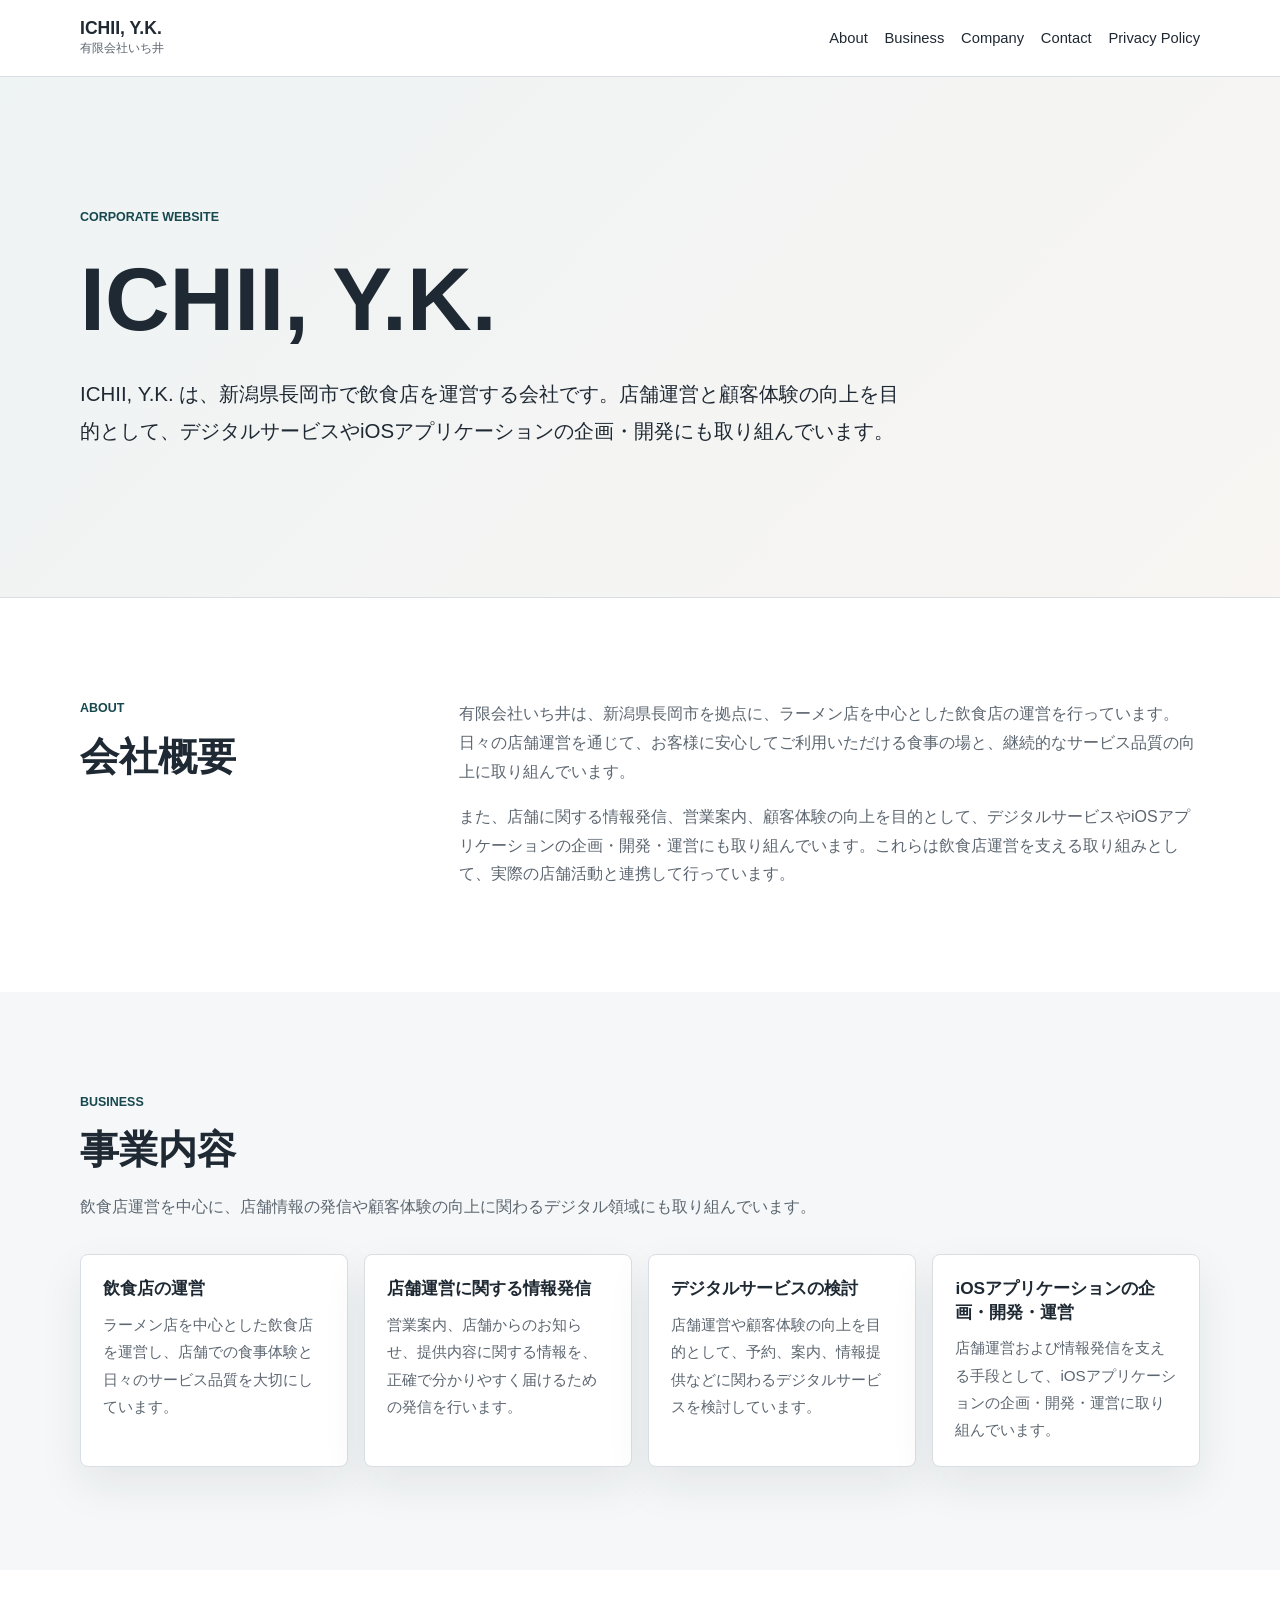
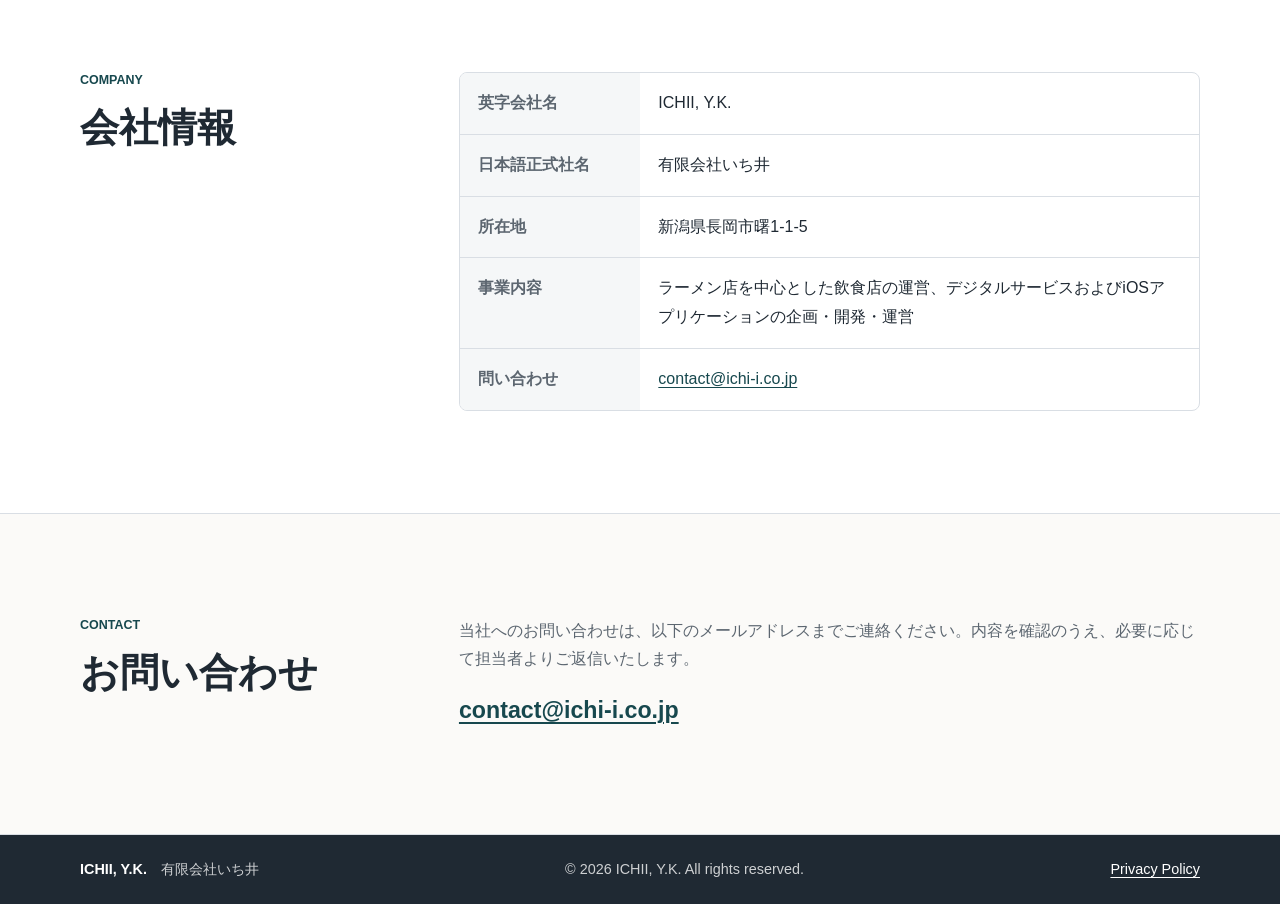
<file: index.html>
<!doctype html>
<html lang="ja">
  <head>
    <meta charset="utf-8">
    <meta name="viewport" content="width=device-width, initial-scale=1">
    <meta name="robots" content="noindex, nofollow">
    <meta
      name="description"
      content="ICHII, Y.K.（有限会社いち井）は、新潟県長岡市でラーメン店を中心とした飲食店を運営する会社です。"
    >
    <title>ICHII, Y.K. | 有限会社いち井</title>
    <link rel="stylesheet" href="styles.css">
  </head>
  <body>
    <a class="skip-link" href="#main">本文へ移動</a>

    <header class="site-header">
      <div class="container header-inner">
        <a class="site-name" href="index.html" aria-label="ICHII, Y.K. トップページ">
          <span class="site-name-en">ICHII, Y.K.</span>
          <span class="site-name-ja">有限会社いち井</span>
        </a>
        <nav class="site-nav" aria-label="主要ナビゲーション">
          <a href="#about">About</a>
          <a href="#business">Business</a>
          <a href="#company">Company</a>
          <a href="#contact">Contact</a>
          <a href="privacy.html">Privacy Policy</a>
        </nav>
      </div>
    </header>

    <main id="main">
      <section class="hero" aria-labelledby="hero-title">
        <div class="container hero-inner">
          <p class="eyebrow">Corporate Website</p>
          <h1 id="hero-title">ICHII, Y.K.</h1>
          <p class="hero-lead">
            ICHII, Y.K. は、新潟県長岡市で飲食店を運営する会社です。店舗運営と顧客体験の向上を目的として、デジタルサービスやiOSアプリケーションの企画・開発にも取り組んでいます。
          </p>
        </div>
      </section>

      <section class="section" id="about" aria-labelledby="about-title">
        <div class="container content-grid">
          <div>
            <p class="section-label">About</p>
            <h2 id="about-title">会社概要</h2>
          </div>
          <div class="section-body">
            <p>
              有限会社いち井は、新潟県長岡市を拠点に、ラーメン店を中心とした飲食店の運営を行っています。日々の店舗運営を通じて、お客様に安心してご利用いただける食事の場と、継続的なサービス品質の向上に取り組んでいます。
            </p>
            <p>
              また、店舗に関する情報発信、営業案内、顧客体験の向上を目的として、デジタルサービスやiOSアプリケーションの企画・開発・運営にも取り組んでいます。これらは飲食店運営を支える取り組みとして、実際の店舗活動と連携して行っています。
            </p>
          </div>
        </div>
      </section>

      <section class="section section-muted" id="business" aria-labelledby="business-title">
        <div class="container">
          <div class="section-heading">
            <p class="section-label">Business</p>
            <h2 id="business-title">事業内容</h2>
            <p>
              飲食店運営を中心に、店舗情報の発信や顧客体験の向上に関わるデジタル領域にも取り組んでいます。
            </p>
          </div>

          <div class="business-list" role="list">
            <article class="business-item" role="listitem">
              <h3>飲食店の運営</h3>
              <p>ラーメン店を中心とした飲食店を運営し、店舗での食事体験と日々のサービス品質を大切にしています。</p>
            </article>
            <article class="business-item" role="listitem">
              <h3>店舗運営に関する情報発信</h3>
              <p>営業案内、店舗からのお知らせ、提供内容に関する情報を、正確で分かりやすく届けるための発信を行います。</p>
            </article>
            <article class="business-item" role="listitem">
              <h3>デジタルサービスの検討</h3>
              <p>店舗運営や顧客体験の向上を目的として、予約、案内、情報提供などに関わるデジタルサービスを検討しています。</p>
            </article>
            <article class="business-item" role="listitem">
              <h3>iOSアプリケーションの企画・開発・運営</h3>
              <p>店舗運営および情報発信を支える手段として、iOSアプリケーションの企画・開発・運営に取り組んでいます。</p>
            </article>
          </div>
        </div>
      </section>

      <section class="section" id="company" aria-labelledby="company-title">
        <div class="container content-grid">
          <div>
            <p class="section-label">Company</p>
            <h2 id="company-title">会社情報</h2>
          </div>
          <div class="company-panel">
            <dl class="company-list">
              <div>
                <dt>英字会社名</dt>
                <dd>ICHII, Y.K.</dd>
              </div>
              <div>
                <dt>日本語正式社名</dt>
                <dd>有限会社いち井</dd>
              </div>
              <div>
                <dt>所在地</dt>
                <dd>新潟県長岡市曙1-1-5</dd>
              </div>
              <div>
                <dt>事業内容</dt>
                <dd>ラーメン店を中心とした飲食店の運営、デジタルサービスおよびiOSアプリケーションの企画・開発・運営</dd>
              </div>
              <div>
                <dt>問い合わせ</dt>
                <dd><a href="mailto:contact@ichi-i.co.jp">contact@ichi-i.co.jp</a></dd>
              </div>
            </dl>
          </div>
        </div>
      </section>

      <section class="section section-contact" id="contact" aria-labelledby="contact-title">
        <div class="container contact-inner">
          <div>
            <p class="section-label">Contact</p>
            <h2 id="contact-title">お問い合わせ</h2>
          </div>
          <div class="section-body">
            <p>
              当社へのお問い合わせは、以下のメールアドレスまでご連絡ください。内容を確認のうえ、必要に応じて担当者よりご返信いたします。
            </p>
            <p>
              <a class="mail-link" href="mailto:contact@ichi-i.co.jp">contact@ichi-i.co.jp</a>
            </p>
          </div>
        </div>
      </section>
    </main>

    <footer class="site-footer">
      <div class="container footer-inner">
        <p>
          <span class="footer-company">ICHII, Y.K.</span>
          <span>有限会社いち井</span>
        </p>
        <p>&copy; 2026 ICHII, Y.K. All rights reserved.</p>
        <p><a href="privacy.html">Privacy Policy</a></p>
      </div>
    </footer>
  </body>
</html>
</file>
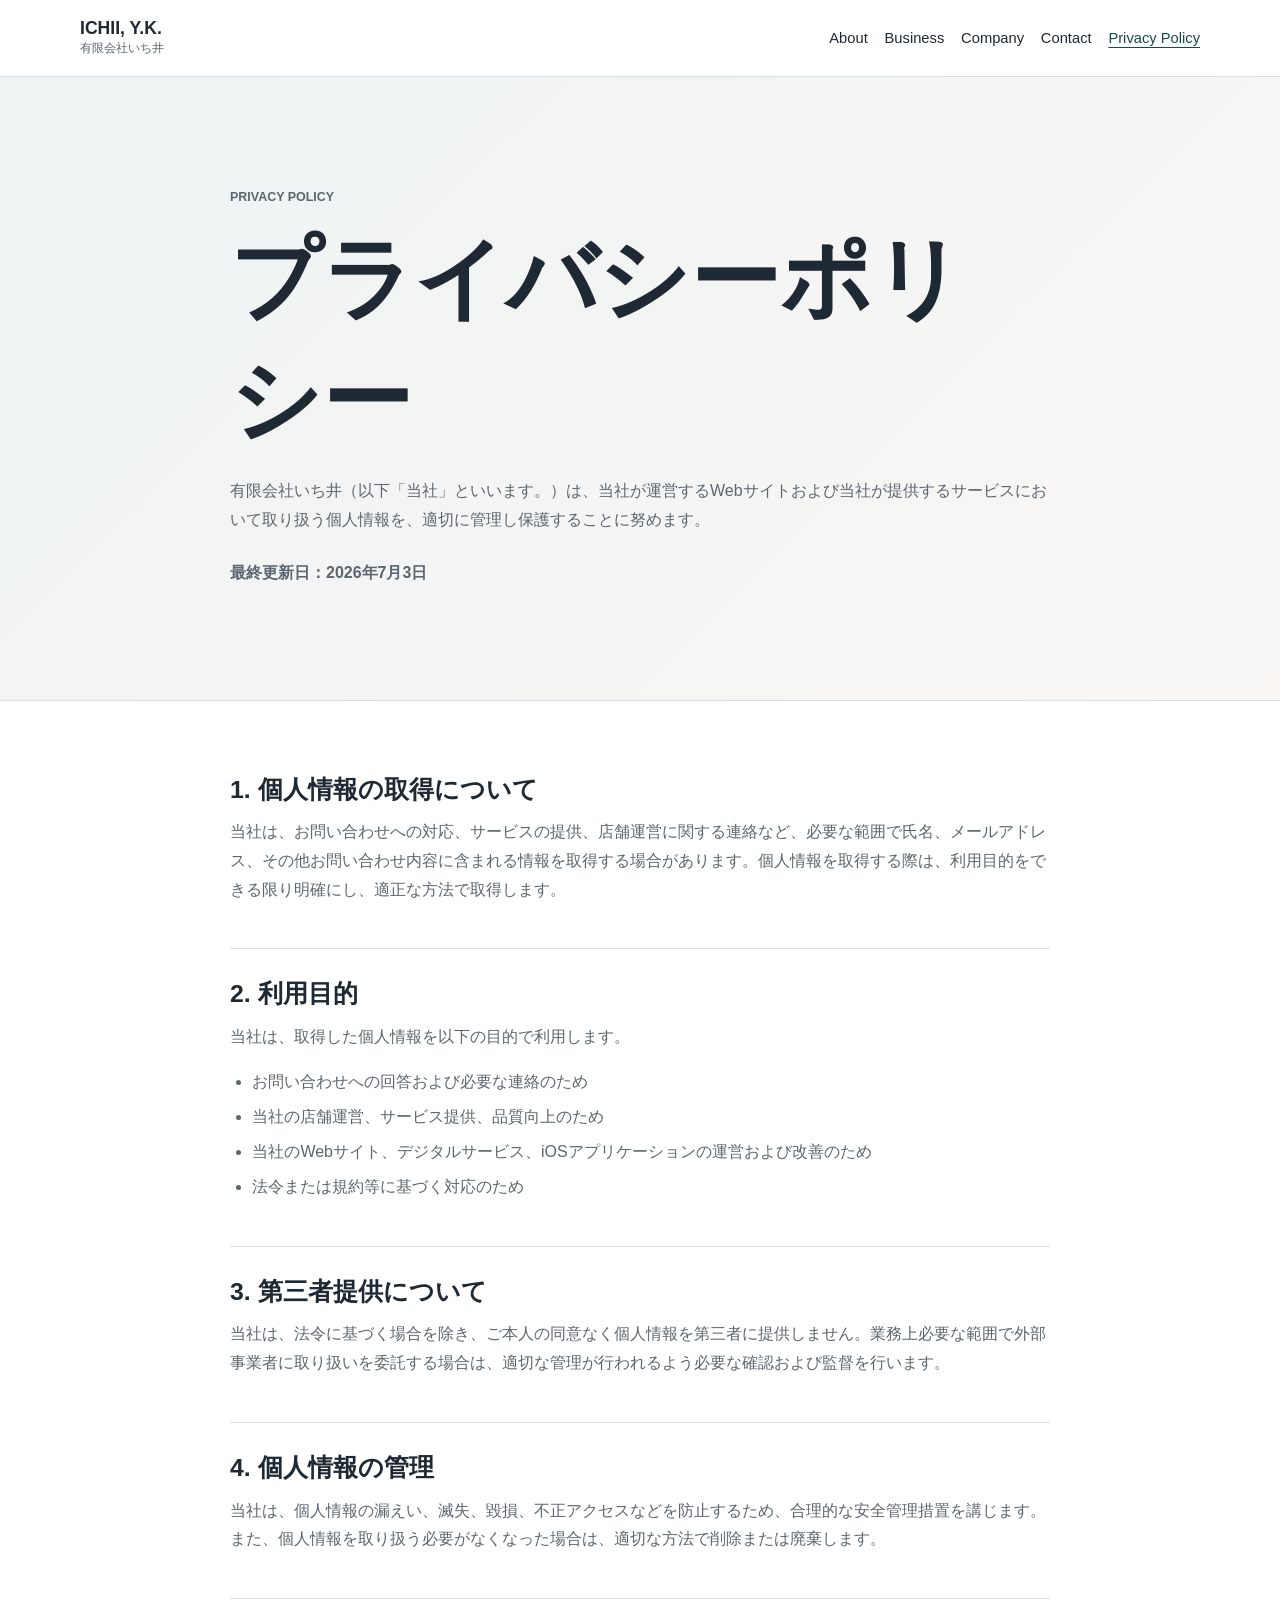
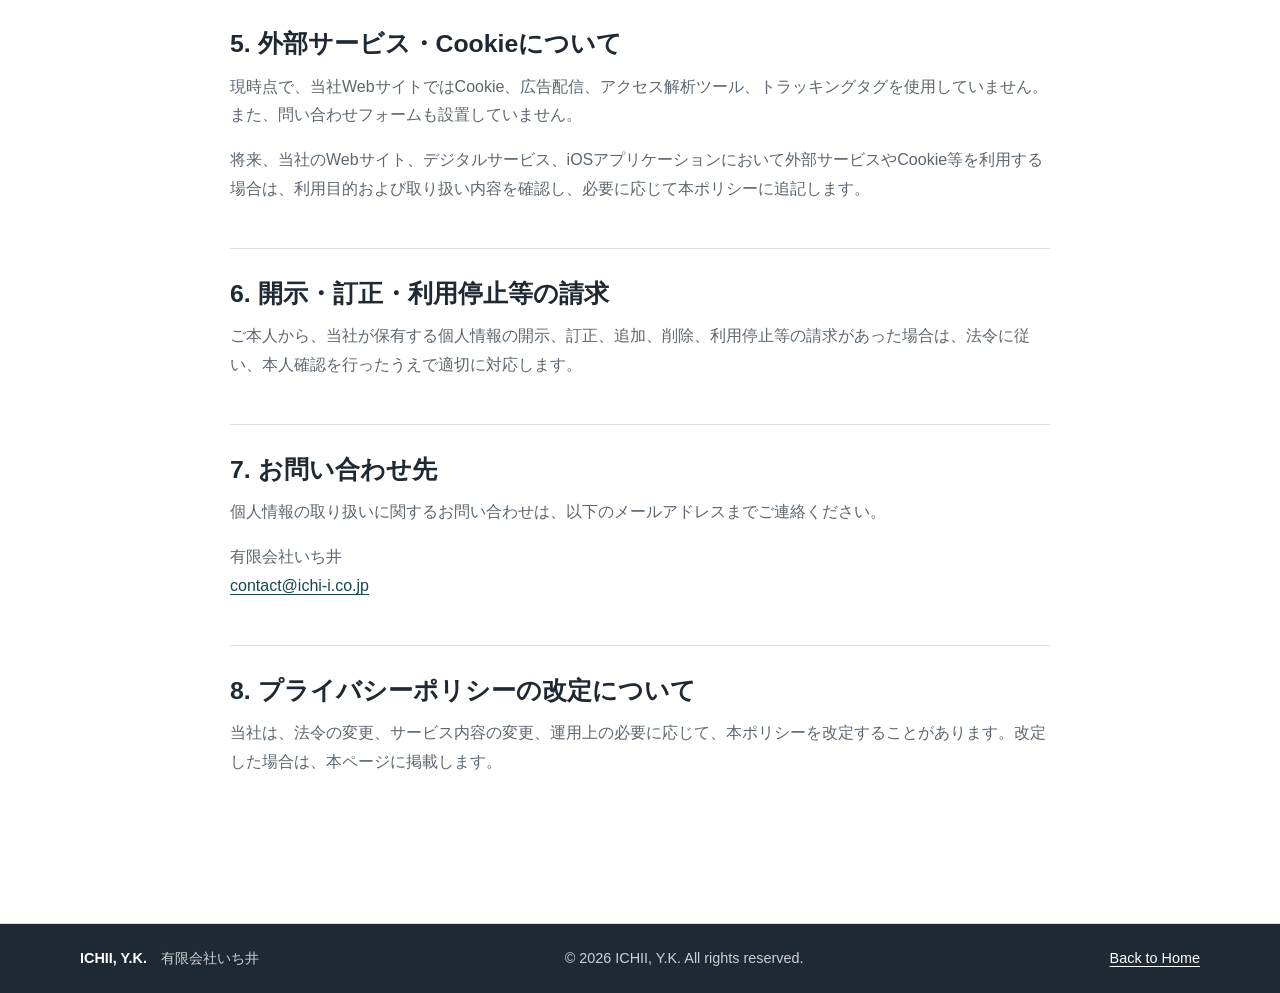
<file: privacy.html>
<!doctype html>
<html lang="ja">
  <head>
    <meta charset="utf-8">
    <meta name="viewport" content="width=device-width, initial-scale=1">
    <meta name="robots" content="noindex, nofollow">
    <meta
      name="description"
      content="ICHII, Y.K.（有限会社いち井）のプライバシーポリシーです。"
    >
    <title>Privacy Policy | ICHII, Y.K.</title>
    <link rel="stylesheet" href="styles.css">
  </head>
  <body>
    <a class="skip-link" href="#main">本文へ移動</a>

    <header class="site-header">
      <div class="container header-inner">
        <a class="site-name" href="index.html" aria-label="ICHII, Y.K. トップページ">
          <span class="site-name-en">ICHII, Y.K.</span>
          <span class="site-name-ja">有限会社いち井</span>
        </a>
        <nav class="site-nav" aria-label="主要ナビゲーション">
          <a href="index.html#about">About</a>
          <a href="index.html#business">Business</a>
          <a href="index.html#company">Company</a>
          <a href="index.html#contact">Contact</a>
          <a href="privacy.html" aria-current="page">Privacy Policy</a>
        </nav>
      </div>
    </header>

    <main id="main">
      <section class="page-hero" aria-labelledby="privacy-title">
        <div class="container narrow">
          <p class="eyebrow">Privacy Policy</p>
          <h1 id="privacy-title">プライバシーポリシー</h1>
          <p>
            有限会社いち井（以下「当社」といいます。）は、当社が運営するWebサイトおよび当社が提供するサービスにおいて取り扱う個人情報を、適切に管理し保護することに努めます。
          </p>
          <p class="updated-date">最終更新日：2026年7月3日</p>
        </div>
      </section>

      <section class="section policy-section">
        <div class="container narrow">
          <article class="policy-item">
            <h2>1. 個人情報の取得について</h2>
            <p>
              当社は、お問い合わせへの対応、サービスの提供、店舗運営に関する連絡など、必要な範囲で氏名、メールアドレス、その他お問い合わせ内容に含まれる情報を取得する場合があります。個人情報を取得する際は、利用目的をできる限り明確にし、適正な方法で取得します。
            </p>
          </article>

          <article class="policy-item">
            <h2>2. 利用目的</h2>
            <p>当社は、取得した個人情報を以下の目的で利用します。</p>
            <ul>
              <li>お問い合わせへの回答および必要な連絡のため</li>
              <li>当社の店舗運営、サービス提供、品質向上のため</li>
              <li>当社のWebサイト、デジタルサービス、iOSアプリケーションの運営および改善のため</li>
              <li>法令または規約等に基づく対応のため</li>
            </ul>
          </article>

          <article class="policy-item">
            <h2>3. 第三者提供について</h2>
            <p>
              当社は、法令に基づく場合を除き、ご本人の同意なく個人情報を第三者に提供しません。業務上必要な範囲で外部事業者に取り扱いを委託する場合は、適切な管理が行われるよう必要な確認および監督を行います。
            </p>
          </article>

          <article class="policy-item">
            <h2>4. 個人情報の管理</h2>
            <p>
              当社は、個人情報の漏えい、滅失、毀損、不正アクセスなどを防止するため、合理的な安全管理措置を講じます。また、個人情報を取り扱う必要がなくなった場合は、適切な方法で削除または廃棄します。
            </p>
          </article>

          <article class="policy-item">
            <h2>5. 外部サービス・Cookieについて</h2>
            <p>
              現時点で、当社WebサイトではCookie、広告配信、アクセス解析ツール、トラッキングタグを使用していません。また、問い合わせフォームも設置していません。
            </p>
            <p>
              将来、当社のWebサイト、デジタルサービス、iOSアプリケーションにおいて外部サービスやCookie等を利用する場合は、利用目的および取り扱い内容を確認し、必要に応じて本ポリシーに追記します。
            </p>
          </article>

          <article class="policy-item">
            <h2>6. 開示・訂正・利用停止等の請求</h2>
            <p>
              ご本人から、当社が保有する個人情報の開示、訂正、追加、削除、利用停止等の請求があった場合は、法令に従い、本人確認を行ったうえで適切に対応します。
            </p>
          </article>

          <article class="policy-item">
            <h2>7. お問い合わせ先</h2>
            <p>
              個人情報の取り扱いに関するお問い合わせは、以下のメールアドレスまでご連絡ください。
            </p>
            <p>
              有限会社いち井<br>
              <a href="mailto:contact@ichi-i.co.jp">contact@ichi-i.co.jp</a>
            </p>
          </article>

          <article class="policy-item">
            <h2>8. プライバシーポリシーの改定について</h2>
            <p>
              当社は、法令の変更、サービス内容の変更、運用上の必要に応じて、本ポリシーを改定することがあります。改定した場合は、本ページに掲載します。
            </p>
          </article>
        </div>
      </section>
    </main>

    <footer class="site-footer">
      <div class="container footer-inner">
        <p>
          <span class="footer-company">ICHII, Y.K.</span>
          <span>有限会社いち井</span>
        </p>
        <p>&copy; 2026 ICHII, Y.K. All rights reserved.</p>
        <p><a href="index.html">Back to Home</a></p>
      </div>
    </footer>
  </body>
</html>
</file>
<file: styles.css>
:root {
  --color-text: #1f2933;
  --color-muted: #5c6670;
  --color-border: #d9dee4;
  --color-soft: #f5f7f8;
  --color-accent: #28666e;
  --color-accent-dark: #17484e;
  --color-warm: #8a5a2b;
  --color-white: #ffffff;
  --shadow-subtle: 0 18px 45px rgba(31, 41, 51, 0.08);
  --container: 1120px;
  --radius: 8px;
}

* {
  box-sizing: border-box;
}

html {
  scroll-behavior: smooth;
}

body {
  margin: 0;
  background: var(--color-white);
  color: var(--color-text);
  font-family: -apple-system, BlinkMacSystemFont, "Segoe UI", "Hiragino Kaku Gothic ProN", "Yu Gothic", Meiryo, sans-serif;
  font-size: 16px;
  line-height: 1.8;
}

a {
  color: var(--color-accent-dark);
  text-decoration-thickness: 0.08em;
  text-underline-offset: 0.18em;
}

a:hover {
  color: var(--color-warm);
}

a:focus-visible,
button:focus-visible {
  outline: 3px solid rgba(40, 102, 110, 0.35);
  outline-offset: 4px;
}

h1,
h2,
h3,
p {
  margin-top: 0;
}

h1,
h2,
h3 {
  line-height: 1.35;
  letter-spacing: 0;
}

h1 {
  margin-bottom: 1rem;
  font-size: clamp(2.75rem, 7vw, 5.75rem);
  font-weight: 700;
}

h2 {
  margin-bottom: 1rem;
  font-size: clamp(1.7rem, 4vw, 2.45rem);
  font-weight: 650;
}

h3 {
  margin-bottom: 0.65rem;
  font-size: 1.08rem;
  font-weight: 650;
}

p {
  margin-bottom: 1rem;
}

ul {
  margin: 0 0 1rem;
  padding-left: 1.4rem;
}

li + li {
  margin-top: 0.4rem;
}

.skip-link {
  position: absolute;
  left: 1rem;
  top: 0.75rem;
  z-index: 20;
  transform: translateY(-150%);
  background: var(--color-text);
  color: var(--color-white);
  padding: 0.55rem 0.8rem;
  border-radius: var(--radius);
  text-decoration: none;
}

.skip-link:focus {
  transform: translateY(0);
}

.container {
  width: min(100% - 2rem, var(--container));
  margin-inline: auto;
}

.narrow {
  width: min(100% - 2rem, 820px);
}

.site-header {
  position: sticky;
  top: 0;
  z-index: 10;
  background: rgba(255, 255, 255, 0.96);
  border-bottom: 1px solid var(--color-border);
  backdrop-filter: blur(10px);
}

.header-inner {
  display: flex;
  align-items: center;
  justify-content: space-between;
  gap: 1.5rem;
  min-height: 76px;
  padding-block: 0.8rem;
}

.site-name {
  display: inline-flex;
  flex-direction: column;
  min-width: max-content;
  color: var(--color-text);
  text-decoration: none;
}

.site-name-en {
  font-size: 1.1rem;
  font-weight: 700;
  line-height: 1.2;
}

.site-name-ja {
  color: var(--color-muted);
  font-size: 0.78rem;
  line-height: 1.5;
}

.site-nav {
  display: flex;
  flex-wrap: wrap;
  justify-content: flex-end;
  gap: 0.5rem 1.05rem;
}

.site-nav a {
  color: var(--color-text);
  font-size: 0.92rem;
  line-height: 1.4;
  text-decoration: none;
}

.site-nav a:hover,
.site-nav a[aria-current="page"] {
  color: var(--color-accent-dark);
  text-decoration: underline;
  text-decoration-thickness: 0.1em;
  text-underline-offset: 0.28em;
}

.hero {
  border-bottom: 1px solid var(--color-border);
  background:
    linear-gradient(135deg, rgba(40, 102, 110, 0.08), rgba(138, 90, 43, 0.06)),
    var(--color-white);
}

.hero-inner {
  min-height: 520px;
  display: flex;
  flex-direction: column;
  justify-content: center;
  padding-block: clamp(5rem, 12vw, 8rem);
}

.eyebrow,
.section-label {
  margin-bottom: 0.8rem;
  color: var(--color-accent-dark);
  font-size: 0.78rem;
  font-weight: 700;
  line-height: 1.4;
  text-transform: uppercase;
}

.hero-lead {
  max-width: 820px;
  color: var(--color-text);
  font-size: clamp(1.05rem, 2vw, 1.28rem);
}

.section {
  padding-block: clamp(4rem, 8vw, 6.5rem);
}

.section-muted {
  background: var(--color-soft);
}

.content-grid {
  display: grid;
  grid-template-columns: minmax(180px, 0.85fr) minmax(0, 2fr);
  gap: clamp(2rem, 5vw, 4.5rem);
  align-items: start;
}

.section-body {
  max-width: 760px;
  color: var(--color-muted);
}

.section-body p:last-child {
  margin-bottom: 0;
}

.section-heading {
  max-width: 760px;
  margin-bottom: 2rem;
}

.section-heading p:last-child {
  color: var(--color-muted);
}

.business-list {
  display: grid;
  grid-template-columns: repeat(4, minmax(0, 1fr));
  gap: 1rem;
}

.business-item {
  min-height: 100%;
  padding: 1.4rem;
  background: var(--color-white);
  border: 1px solid var(--color-border);
  border-radius: var(--radius);
  box-shadow: var(--shadow-subtle);
}

.business-item p {
  margin-bottom: 0;
  color: var(--color-muted);
  font-size: 0.95rem;
}

.company-panel {
  background: var(--color-white);
  border: 1px solid var(--color-border);
  border-radius: var(--radius);
  overflow: hidden;
}

.company-list {
  margin: 0;
}

.company-list div {
  display: grid;
  grid-template-columns: 180px minmax(0, 1fr);
  border-bottom: 1px solid var(--color-border);
}

.company-list div:last-child {
  border-bottom: 0;
}

.company-list dt,
.company-list dd {
  margin: 0;
  padding: 1rem 1.15rem;
}

.company-list dt {
  background: var(--color-soft);
  color: var(--color-muted);
  font-weight: 650;
}

.company-list dd {
  overflow-wrap: anywhere;
}

.section-contact {
  background: #fbfaf8;
  border-top: 1px solid var(--color-border);
}

.contact-inner {
  display: grid;
  grid-template-columns: minmax(180px, 0.85fr) minmax(0, 2fr);
  gap: clamp(2rem, 5vw, 4.5rem);
  align-items: start;
}

.mail-link {
  display: inline-block;
  font-size: clamp(1.15rem, 3vw, 1.45rem);
  font-weight: 650;
}

.page-hero {
  padding-block: clamp(4.5rem, 9vw, 7rem);
  background:
    linear-gradient(135deg, rgba(40, 102, 110, 0.08), rgba(138, 90, 43, 0.05)),
    var(--color-white);
  border-bottom: 1px solid var(--color-border);
}

.page-hero p {
  color: var(--color-muted);
}

.updated-date {
  margin-top: 1.5rem;
  margin-bottom: 0;
  color: var(--color-text);
  font-weight: 650;
}

.policy-section {
  padding-top: clamp(3rem, 6vw, 4.5rem);
}

.policy-item {
  padding-block: 1.75rem;
  border-bottom: 1px solid var(--color-border);
}

.policy-item:first-child {
  padding-top: 0;
}

.policy-item:last-child {
  border-bottom: 0;
}

.policy-item h2 {
  margin-bottom: 0.75rem;
  font-size: clamp(1.25rem, 3vw, 1.55rem);
}

.policy-item p,
.policy-item li {
  color: var(--color-muted);
}

.site-footer {
  border-top: 1px solid var(--color-border);
  background: var(--color-text);
  color: rgba(255, 255, 255, 0.78);
}

.footer-inner {
  display: flex;
  flex-wrap: wrap;
  align-items: center;
  justify-content: space-between;
  gap: 0.75rem 1.5rem;
  padding-block: 1.35rem;
  font-size: 0.9rem;
}

.footer-inner p {
  margin: 0;
}

.footer-company {
  margin-right: 0.6rem;
  color: var(--color-white);
  font-weight: 700;
}

.site-footer a {
  color: var(--color-white);
}

@media (max-width: 900px) {
  .header-inner {
    align-items: flex-start;
    flex-direction: column;
    gap: 0.8rem;
  }

  .site-nav {
    justify-content: flex-start;
  }

  .hero-inner {
    min-height: 440px;
  }

  .content-grid,
  .contact-inner {
    grid-template-columns: 1fr;
  }

  .business-list {
    grid-template-columns: repeat(2, minmax(0, 1fr));
  }
}

@media (max-width: 640px) {
  body {
    font-size: 15px;
  }

  .container,
  .narrow {
    width: min(100% - 1.25rem, var(--container));
  }

  .site-header {
    position: static;
  }

  .header-inner {
    min-height: auto;
  }

  .site-nav {
    gap: 0.45rem 0.85rem;
  }

  .site-nav a {
    font-size: 0.9rem;
  }

  .hero-inner {
    min-height: 380px;
    padding-block: 4rem;
  }

  .business-list {
    grid-template-columns: 1fr;
  }

  .company-list div {
    grid-template-columns: 1fr;
  }

  .company-list dt {
    padding-bottom: 0.2rem;
  }

  .company-list dd {
    padding-top: 0.35rem;
  }

  .footer-inner {
    align-items: flex-start;
    flex-direction: column;
  }
}
</file>
